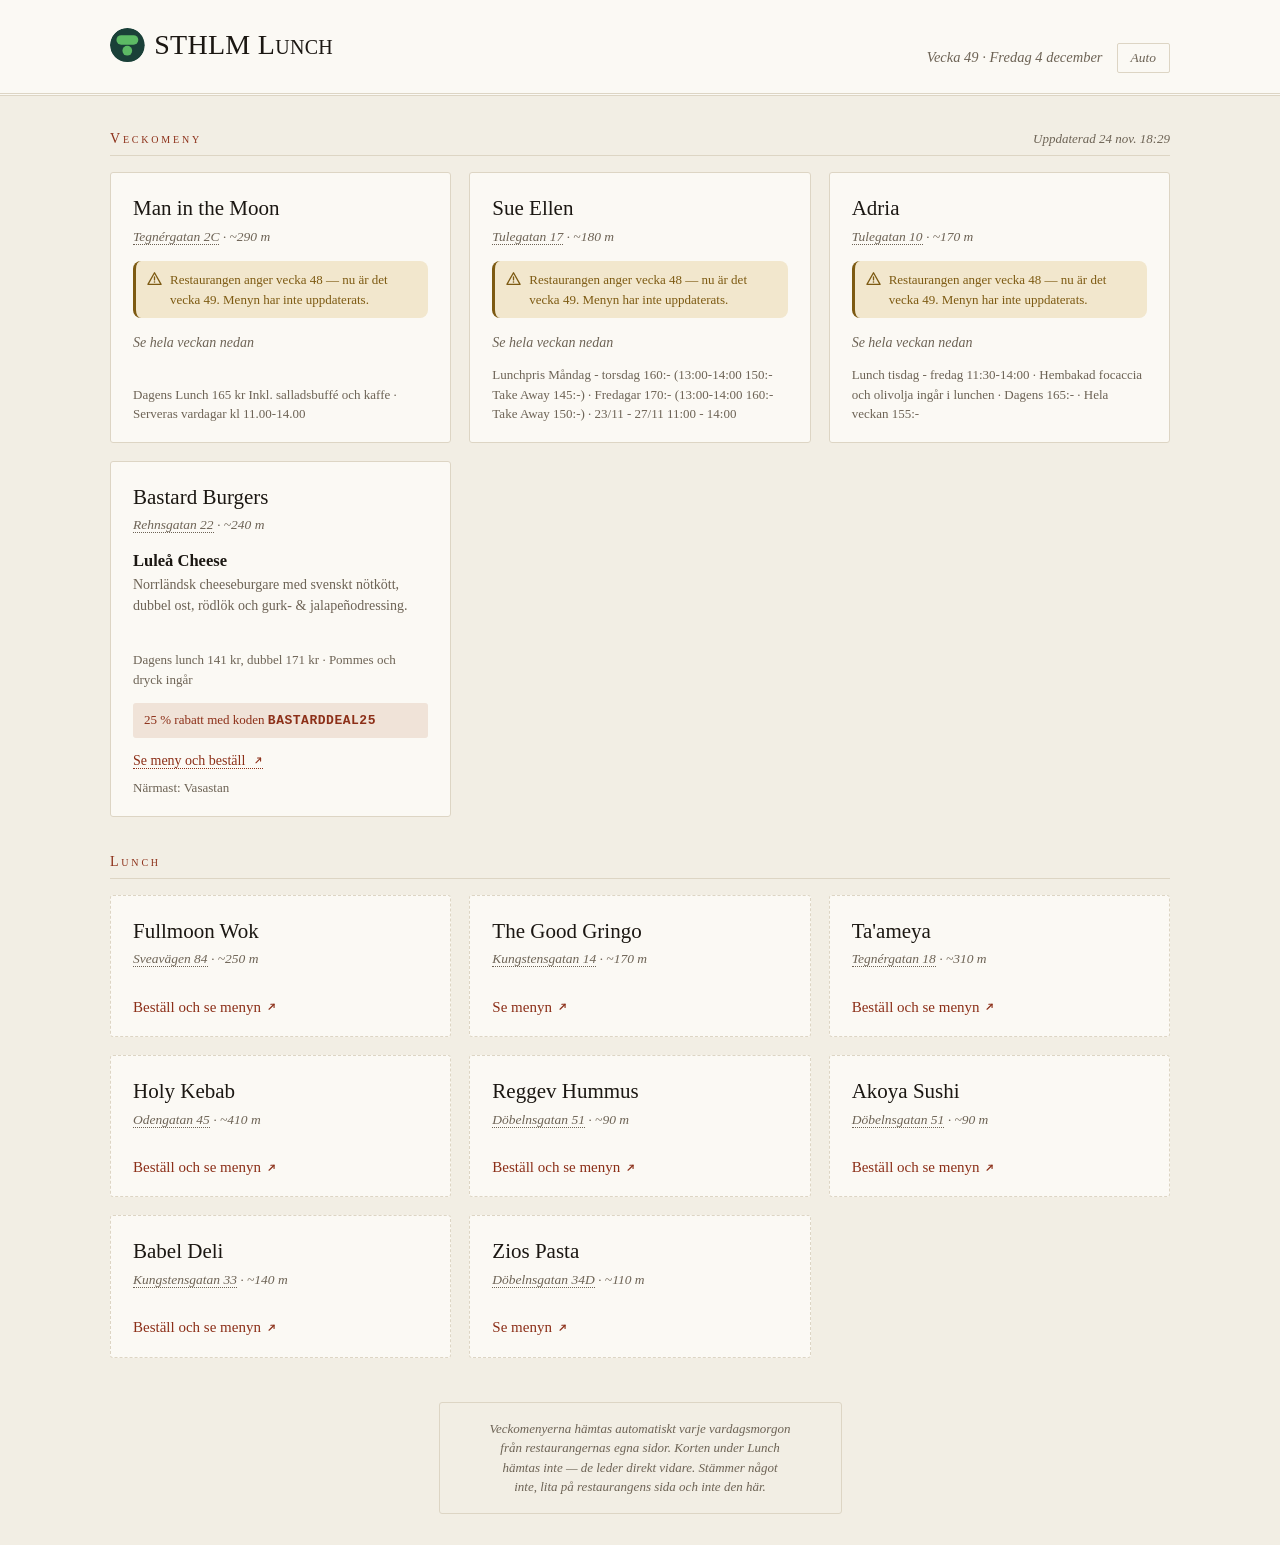
<file: index.html>
<!doctype html>
<html lang="sv">
<head>
  <meta charset="utf-8">
  <meta name="viewport" content="width=device-width, initial-scale=1">
  <!-- Håller sidan borta från sökresultat. Rabattkoder ska inte gå att googla.
       Medvetet INGEN robots.txt som blockerar: en blockerad crawler kommer aldrig
       in och ser den här taggen, och en redan indexerad sida blir då kvar för
       alltid i sökresultaten. Crawlern måste få läsa sidan för att lyda den. -->
  <meta name="robots" content="noindex, follow">
  <title>TVX STHLM Lunch — dagens lunch på ett ställe</title>
  <meta name="description" content="Dagens lunch från kontorets lunchställen, samlat på en sida.">
  <script>
    /* Körs innan sidan målas, så att man inte ser en blink av fel färger.
       Måste hållas i takt med initTema() i app.js — samma nyckel, samma värden. */
    (function () {
      var val = null;
      try { val = localStorage.getItem("tema"); } catch (e) {}
      var morkt = val === "dark" ||
                  (val !== "light" && window.matchMedia &&
                   matchMedia("(prefers-color-scheme: dark)").matches);
      document.documentElement.dataset.theme = morkt ? "dark" : "light";
    })();
  </script>
  <link rel="stylesheet" href="style.css">
  <link rel="manifest" href="manifest.json">
  <link rel="apple-touch-icon" href="apple-touch-icon.png">
  <!-- Texten under ikonen på hemskärmen. Utan den används hela
       sidtiteln, som är för lång för att synas. -->
  <meta name="apple-mobile-web-app-title" content="Lunch">
  <link rel="icon" href="icon-192.png" type="image/png">
  <!-- Sätts om av app.js utifrån paletten, så den följer temaväxlaren. -->
  <meta name="theme-color" content="#fbf9f4">
</head>
<body>
  <header class="topbar">
    <div class="wrap">
      <h1 class="logo">
        <!-- Ritad som SVG i stället för bild: skarp i alla storlekar, ingen
             extra nedladdning, och färgerna går att justera i koden. -->
        <svg class="logga" viewBox="0 0 100 100" role="img" aria-label="Telavox">
          <circle cx="50" cy="50" r="50" fill="#1a4038"/>
          <rect x="18.6" y="20.6" width="62.9" height="27.3" rx="13.65" fill="#5cba64"/>
          <circle cx="49.8" cy="65.4" r="14" fill="#5cba64"/>
        </svg>
        STHLM&nbsp;Lunch
      </h1>
      <div class="topbar-hoger">
        <p class="today" id="today"></p>
        <button class="tema-knapp" id="tema" type="button"></button>
      </div>
    </div>
  </header>

  <main class="wrap">
    <!-- Restauranger med veckomeny vi hämtar automatiskt -->
    <section id="sektion-veckomeny" hidden>
      <div class="sektionshuvud">
        <h2>Veckomeny</h2>
        <p class="stamp" id="stamp"></p>
      </div>
      <div class="grid" id="grid"></div>
    </section>

    <!-- Restauranger utan veckomeny. Korten går direkt till deras egen sida. -->
    <section id="sektion-lunch" hidden>
      <div class="sektionshuvud">
        <h2>Lunch</h2>
      </div>
      <div class="grid" id="grid-lunch"></div>
    </section>

    <p class="empty" id="empty" hidden>
      Inga restauranger tillagda än. Lägg till dem i <code>data/restaurants.js</code>.
    </p>
  </main>

  <footer class="wrap foot">
    <p>Veckomenyerna hämtas automatiskt varje vardagsmorgon från restaurangernas egna
       sidor. Korten under Lunch hämtas inte — de leder direkt vidare.
       Stämmer något inte, lita på restaurangens sida och inte den här.</p>
  </footer>

  <script src="data/restaurants.js"></script>
  <script src="data/menus.js"></script>
  <script src="app.js"></script>
</body>
</html>
</file>
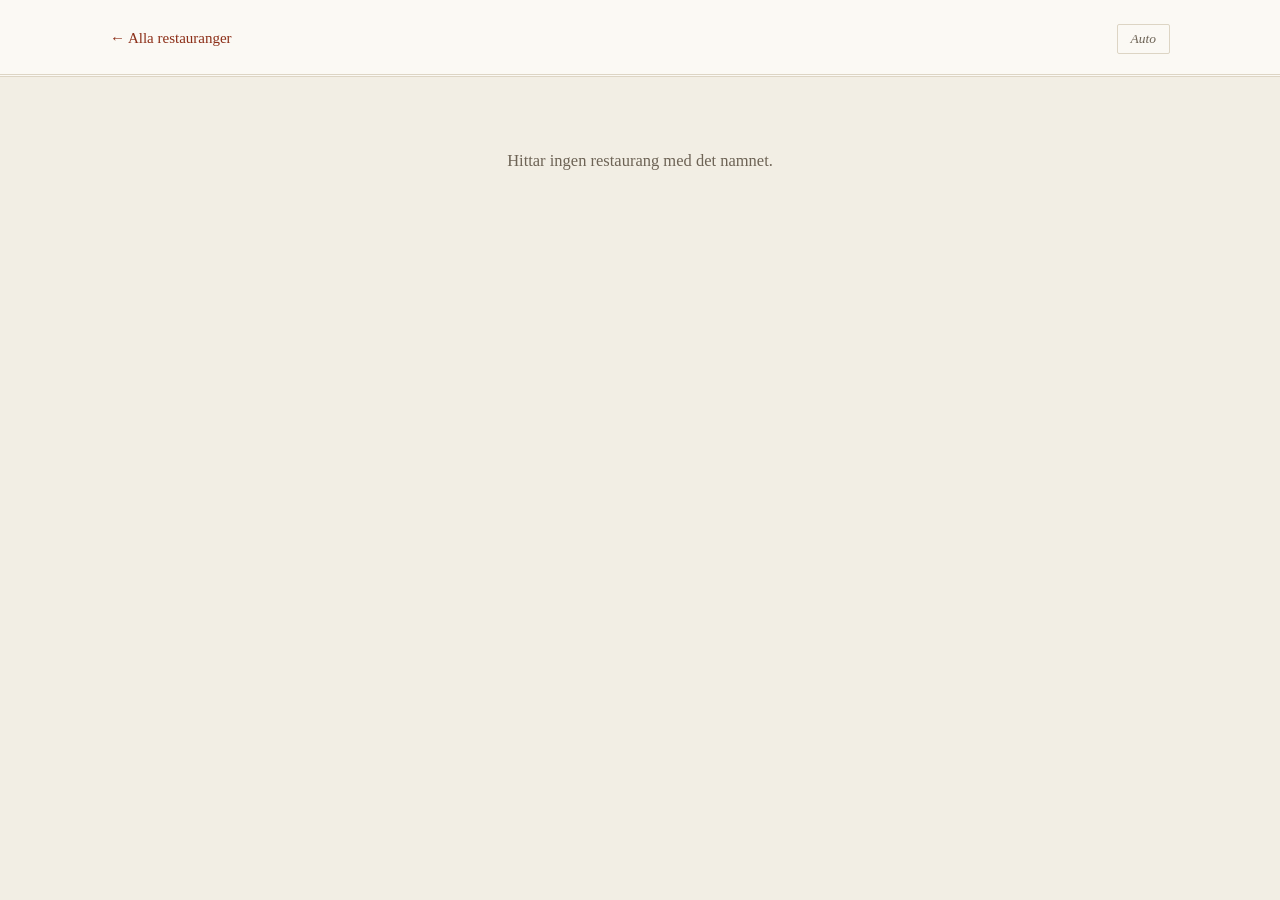
<file: restaurang.html>
<!doctype html>
<html lang="sv">
<head>
  <meta charset="utf-8">
  <meta name="viewport" content="width=device-width, initial-scale=1">
  <!-- Håller sidan borta från sökresultat. Rabattkoder ska inte gå att googla.
       Medvetet INGEN robots.txt som blockerar: en blockerad crawler kommer aldrig
       in och ser den här taggen, och en redan indexerad sida blir då kvar för
       alltid i sökresultaten. Crawlern måste få läsa sidan för att lyda den. -->
  <meta name="robots" content="noindex, follow">
  <title>Veckomeny — TVX STHLM Lunch</title>
  <script>
    /* Körs innan sidan målas, så att man inte ser en blink av fel färger.
       Måste hållas i takt med initTema() i app.js — samma nyckel, samma värden. */
    (function () {
      var val = null;
      try { val = localStorage.getItem("tema"); } catch (e) {}
      var morkt = val === "dark" ||
                  (val !== "light" && window.matchMedia &&
                   matchMedia("(prefers-color-scheme: dark)").matches);
      document.documentElement.dataset.theme = morkt ? "dark" : "light";
    })();
  </script>
  <link rel="stylesheet" href="style.css">
  <link rel="manifest" href="manifest.json">
  <link rel="apple-touch-icon" href="apple-touch-icon.png">
  <!-- Texten under ikonen på hemskärmen. Utan den används hela
       sidtiteln, som är för lång för att synas. -->
  <meta name="apple-mobile-web-app-title" content="Lunch">
  <link rel="icon" href="icon-192.png" type="image/png">
  <!-- Sätts om av app.js utifrån paletten, så den följer temaväxlaren. -->
  <meta name="theme-color" content="#fbf9f4">
</head>
<body>
  <header class="topbar">
    <div class="wrap">
      <a class="back" href="index.html">&larr; Alla restauranger</a>
      <button class="tema-knapp" id="tema" type="button"></button>
    </div>
  </header>

  <main class="wrap" id="detail">
    <p class="empty">Laddar…</p>
  </main>

  <script src="data/restaurants.js"></script>
  <script src="data/menus.js"></script>
  <script src="app.js"></script>
</body>
</html>
</file>
<file: style.css>
/* ---------- Färger. Ljust läge här, mörkt läge längst ner. ---------- */
/* Temat styrs av attributet data-theme på <html>, som sätts av ett litet skript
   i sidhuvudet innan sidan målas. Värdet "dark" ger den mörka paletten nedan;
   allt annat ger den ljusa här. Skriptet läser besökarens val ur localStorage,
   och följer systemets inställning när inget val gjorts.

   color-scheme får rullister och inbyggda kontroller att följa temat. */
:root {
  color-scheme: light;
  --bg: #f2eee4;
  --surface: #fbf9f4;
  --border: #ddd5c4;
  --text: #1b1712;
  --muted: #6d6355;
  --accent: #8c2f18;
  --accent-soft: #f0e3d8;
  --today: #2f5d3a;
  --today-soft: #e3ecdf;
  --warn: #7d5a12;
  --warn-soft: #f2e7cd;
  --radius: 3px;
  --shadow: none;
  --antikva: ui-serif, "Iowan Old Style", Georgia, "Times New Roman", serif;
  --sans: ui-sans-serif, -apple-system, BlinkMacSystemFont, "Segoe UI", sans-serif;
}

* { box-sizing: border-box; }

body {
  margin: 0;
  background: var(--bg);
  color: var(--text);
  font: 16.5px/1.5 var(--antikva);
  -webkit-font-smoothing: antialiased;
}

.wrap { width: 100%; max-width: 1100px; margin: 0 auto; padding: 0 20px; }

/* ---------- Topp ---------- */
.topbar {
  background: var(--surface);
  border-bottom: 3px double var(--border);
  padding: 24px 0 20px;
  margin-bottom: 32px;
}
.topbar .wrap { display: flex; align-items: baseline; justify-content: space-between; gap: 16px; flex-wrap: wrap; }
.logo {
  margin: 0; font-size: 28px; font-weight: 400; letter-spacing: .01em;
  font-variant: small-caps;
  display: flex; align-items: center; gap: .34em;
}
/* Loggan är redan rund i sin SVG. border-radius är ett bälte till hängslena
   mot kantutjämning, och flex: none hindrar att den kläms ihop på smal skärm. */
.logga { width: 1.24em; height: 1.24em; flex: none; border-radius: 50%; }
.today { margin: 0; color: var(--muted); font-size: 14.5px; font-style: italic; }
.back { color: var(--accent); text-decoration: none; font-size: 15px; font-weight: 500; }

.topbar-hoger { display: flex; align-items: center; gap: 14px; }
.tema-knapp {
  font: inherit; font-size: 13.5px; font-style: italic; cursor: pointer; white-space: nowrap;
  padding: 4px 13px; border-radius: 2px;
  border: 1px solid var(--border); background: var(--surface); color: var(--muted);
}
.tema-knapp:hover { border-color: var(--accent); color: var(--accent); }
.back:hover { text-decoration: underline; }

/* ---------- Verktygsrad ---------- */
/* ---------- Sektionshuvud ---------- */
.sektionshuvud {
  display: flex; align-items: baseline; justify-content: space-between;
  gap: 16px; flex-wrap: wrap; margin-bottom: 16px;
  border-bottom: 1px solid var(--border); padding-bottom: 6px;
}
/* Kapitäler och vid spärrning i stället för versaler — mjukare i en antikva,
   och den detalj som mest får sidan att likna en tryckt meny. */
.sektionshuvud h2 {
  margin: 0; font-size: 14px; font-weight: 400; letter-spacing: .2em;
  font-variant: small-caps; text-transform: none; color: var(--accent);
}
section + section { margin-top: 34px; }

.stamp { margin: 0; font-size: 13px; font-style: italic; color: var(--muted); }

/* ---------- Korten ---------- */
.grid {
  display: grid; gap: 18px;
  grid-template-columns: repeat(auto-fill, minmax(300px, 1fr));
}
.card {
  position: relative;             /* krävs för rubriklänkens utspända klickyta */
  display: flex; flex-direction: column;
  background: var(--surface);
  border: 1px solid var(--border);
  border-radius: var(--radius);
  box-shadow: var(--shadow);
  padding: 20px 22px 18px;
  text-decoration: none; color: inherit;
  transition: border-color .14s ease, background-color .14s ease;
}
.card:hover { border-color: var(--accent); background: var(--surface); }

/* Kortet är en div. Rubrikens länk spänner ut ett osynligt ::after över hela
   kortet, så ytan är klickbar utan att kortet självt är en länk — det gör att
   adressen kan vara en egen länk inuti. */
.kort-lank { color: inherit; text-decoration: none; }
.kort-lank::after { content: ""; position: absolute; inset: 0; border-radius: inherit; }

/* Tangentbordsfokus syns på kortet, eftersom det är länken inuti som får fokus. */
.card:focus-within { border-color: var(--accent); outline: 2px solid var(--accent); outline-offset: 2px; }
.card:focus-within .kort-lank { outline: none; }

/* Adressen ligger ovanpå klickytan, annars fångar kortets länk klicket. */
.karta {
  position: relative; z-index: 1;
  color: inherit; text-decoration: none;
  border-bottom: 1px dotted var(--muted);
}
.karta:hover { color: var(--accent); border-bottom-color: var(--accent); }
.card.is-stale { background: color-mix(in srgb, var(--surface) 92%, var(--bg)); }

.card h3 { margin: 0 0 2px; font-size: 21px; font-weight: 400; letter-spacing: 0; }
.meta { margin: 0 0 14px; font-size: 13.5px; font-style: italic; color: var(--muted); }

.dishes { list-style: none; margin: 0 0 14px; padding: 0; flex: 1; }
.dishes li { padding: 8px 0; border-top: 1px dotted var(--border); }
.dishes li:first-child { border-top: none; padding-top: 0; }
.dish-name { font-weight: 600; }
.dish-price { float: right; color: var(--muted); font-variant-numeric: tabular-nums;
  padding-left: 10px; font-size: 15px; }
.dish-desc { display: block; font-size: 14px; color: var(--muted); }

.price-info { margin: 0; font-size: 13px; color: var(--muted); }

/* Alla Lunch-kort får samma höjd, även det som står ensamt i sista raden.
   grid-auto-rows: 1fr ger varje rad lika stor andel, så höjden bestäms av det
   innehållsrikaste kortet i stället för av vilken rad kortet råkar hamna på. */
#grid-lunch { grid-auto-rows: 1fr; }

/* Kort som lämnar sidan. Streckad ram signalerar att det är en genväg ut,
   inte en av våra egna veckomenysidor. */
.card-extern { border-style: dashed; }

/* Anteckning på ett Lunch-kort: en rad, ingen ruta. Håller korten låga. */
.note-rad { margin: -8px 0 0; font-size: 13px; color: var(--muted); }
/* Den negativa marginalen ovan drar anteckningen tätt under adressen på
   Lunch-korten. Följer den i stället efter en länk krockar de — då behövs
   normalt avstånd. */
.extra-rad + .note-rad { margin-top: 6px; }
.card-extern:hover { border-style: solid; }
/* Extra länk på ett veckomeny-kort. Samma z-index-trick som kartlänken, så den
   ligger ovanpå kortets utspända klickyta. */
.extra-rad { margin: 8px 0 0; }
.extra-lank {
  position: relative; z-index: 1;
  font-size: 14px; font-weight: 500; color: var(--accent); text-decoration: none;
  border-bottom: 1px dotted var(--accent);
}
.extra-lank:hover { border-bottom-style: solid; }

.extern-lank { margin: 0; font-size: 15px; font-weight: 400; color: var(--accent); }

/* Ritad pil i stället för tecknet ↗, som iOS visar som emoji. Ärver textens
   färg via currentColor och skalar med teckenstorleken via em. */
.ut-pil {
  width: .62em; height: .62em; margin-left: .38em;
  fill: none; stroke: currentColor; stroke-width: 1.25;
  stroke-linecap: round; stroke-linejoin: round;
}

/* Anteckningar är upplysningar, aldrig fel — därför neutral ton, samma som
   .info. Gult är reserverat för att något faktiskt är på tok. */
.note {
  margin: 0 0 12px; font-size: 14px; padding: 8px 11px; border-radius: 8px;
  background: color-mix(in srgb, var(--muted) 12%, transparent);
  color: var(--muted);
}
.card-foot { margin-top: auto; padding-top: 12px; }

/* ---------- Veckomenyn ---------- */
.detail-head { margin-bottom: 24px; }
.detail-head h1 { margin: 0 0 4px; font-size: 32px; font-weight: 400; letter-spacing: 0; }
.detail-head .meta { margin-bottom: 10px; }
.source { color: var(--accent); font-size: 15px; }

.days { display: grid; gap: 14px; grid-template-columns: repeat(auto-fill, minmax(280px, 1fr)); }
.day {
  background: var(--surface); border: 1px solid var(--border);
  border-radius: var(--radius); padding: 16px 18px; box-shadow: var(--shadow);
}
.day.is-today { border-color: var(--today); box-shadow: 0 0 0 1px var(--today); }
.day h2 { margin: 0 0 2px; font-size: 17px; font-weight: 400; font-variant: small-caps;
  letter-spacing: .06em; }
.day-date { margin: 0 0 12px; font-size: 13px; font-style: italic; color: var(--muted); }
.badge-today {
  font-family: var(--sans); font-size: 9.5px; font-weight: 600; letter-spacing: .08em;
  text-transform: uppercase; background: var(--today-soft); color: var(--today);
  padding: 2px 7px; border-radius: 2px; margin-left: 8px;
}
.no-dish { color: var(--muted); font-size: 14px; font-style: italic; margin: 0; }

/* ---------- Alltid på menyn ---------- */
.always {
  margin-top: 18px; background: var(--surface); border: 1px solid var(--border);
  border-radius: var(--radius); padding: 16px 18px; box-shadow: var(--shadow);
}
.always h2 { margin: 0 0 10px; font-size: 19px; font-weight: 400;
  font-variant: small-caps; letter-spacing: .1em; }

/* ---------- Status ---------- */
/* Varningsrad: ikon plus text, med ikonen överst så den syns även när texten
   går över flera rader. Flex i stället för inline, annars hänger ikonen i
   textens baslinje och hamnar snett. */
.status {
  display: flex; align-items: flex-start; gap: 8px;
  font-size: 13px; padding: 9px 11px; border-radius: 8px; margin: 0 0 14px;
  background: var(--warn-soft); color: var(--warn);
  border-left: 3px solid var(--warn);
}
.varningsikon { flex: none; width: 15px; height: 15px; margin-top: 1px; }
/* Neutral notis: inget är fel, men värt att nämna. Skiljs medvetet från
   .status så att en helt normal helg inte ser ut som ett problem. */
.info {
  font-size: 13px; padding: 8px 11px; border-radius: 8px; margin: 0 0 14px;
  background: color-mix(in srgb, var(--muted) 12%, transparent);
  color: var(--muted);
}

.empty { color: var(--muted); text-align: center; padding: 40px 0; }
/* auto i sidled, inte 0 — annars skriver den över .wrap:s centrering och hela
   foten hamnar i vänsterkanten, förskjuten mot resten av sidan. */
.foot { margin: 44px auto 32px; color: var(--muted); font-size: 13px; }
.foot p {
  max-width: 62ch;
  margin: 0 auto;                 /* centrerar rutan i sidan */
  text-align: center;             /* centrerar texten i rutan */
  border: 1px solid var(--border);
  border-radius: var(--radius);
  padding: 16px 20px;
  font-style: italic;
  text-wrap: balance;             /* jämnar ut radlängderna, ignoreras av äldre webbläsare */
}

code {
  font-family: ui-monospace, SFMono-Regular, Menlo, monospace; font-size: .88em;
  background: var(--accent-soft); color: var(--accent); padding: 1px 5px; border-radius: 2px;
}

/* ---------- Mörkt läge ---------- */
/* Sätts av skriptet i sidhuvudet, antingen efter besökarens val eller efter
   systemets inställning. Bara färgerna byts — ingen annan regel i filen nämner
   någon färgkod, allt går via variablerna. */
:root[data-theme="dark"] {
  color-scheme: dark;
  --bg: #141210;
  --surface: #1c1a16;
  --border: #332e26;
  --text: #f2ece0;
  --muted: #a79c8a;
  --accent: #dc9a63;
  --accent-soft: #332417;
  --today: #8fc39a;
  --today-soft: #1e2c20;
  --warn: #d9b877;
  --warn-soft: #332a17;
  --shadow: none;
}

/* ---------- Erbjudande ---------- */
/* Liten men tydlig: accentfärg mot mjuk bakgrund, och koden i teckenbredd så
   den går att läsa av utan att man tvekar om I kontra 1 eller O kontra 0. */
.erbjudande {
  /* Toppmarginal, annars klistrar sig rutan mot pristexten ovanför — den har
     ingen egen bottenmarginal. */
  margin: 14px 0 10px;
  padding: 7px 11px;
  border-radius: var(--radius);
  background: var(--accent-soft);
  color: var(--accent);
  font-size: 13px;
}
.erbjudande .kod {
  font-family: ui-monospace, SFMono-Regular, Menlo, monospace;
  font-weight: 600;
  letter-spacing: .04em;
  white-space: nowrap;
}

/* ---------- Appläget ---------- */
/* Gäller bara när sidan startats från hemskärmen, inte i en vanlig webbläsare.
   I webbläsaren SKA en länk bete sig som en länk — långtryck ger förhandsvisning
   och "kopiera länk", vilket folk förväntar sig där. I appen är det tvärtom:
   samma gest avslöjar att det är en webbsida och bryter illusionen. */
@media (display-mode: standalone) {

  /* Långtryck ska inte ge iOS förhandsvisning av länken. */
  a {
    -webkit-touch-callout: none;
  }

  /* Bort med webbläsarens grå blink vid tryck — men ersatt med egen respons
     nedan. Att ta bort återkopplingen helt gör appen känslolös. */
  a, button {
    -webkit-tap-highlight-color: transparent;
  }

  .card:active { border-color: var(--accent); background: var(--surface); }
  .karta:active, .source:active, .back:active { opacity: .6; }
  .tema-knapp:active { border-color: var(--accent); color: var(--accent); }
}

/* ---------- Mobil ---------- */
@media (max-width: 560px) {
  .wrap { padding: 0 16px; }
  .grid, .days { grid-template-columns: 1fr; }
  .topbar { margin-bottom: 20px; }
  .detail-head h1 { font-size: 23px; }
}
</file>
